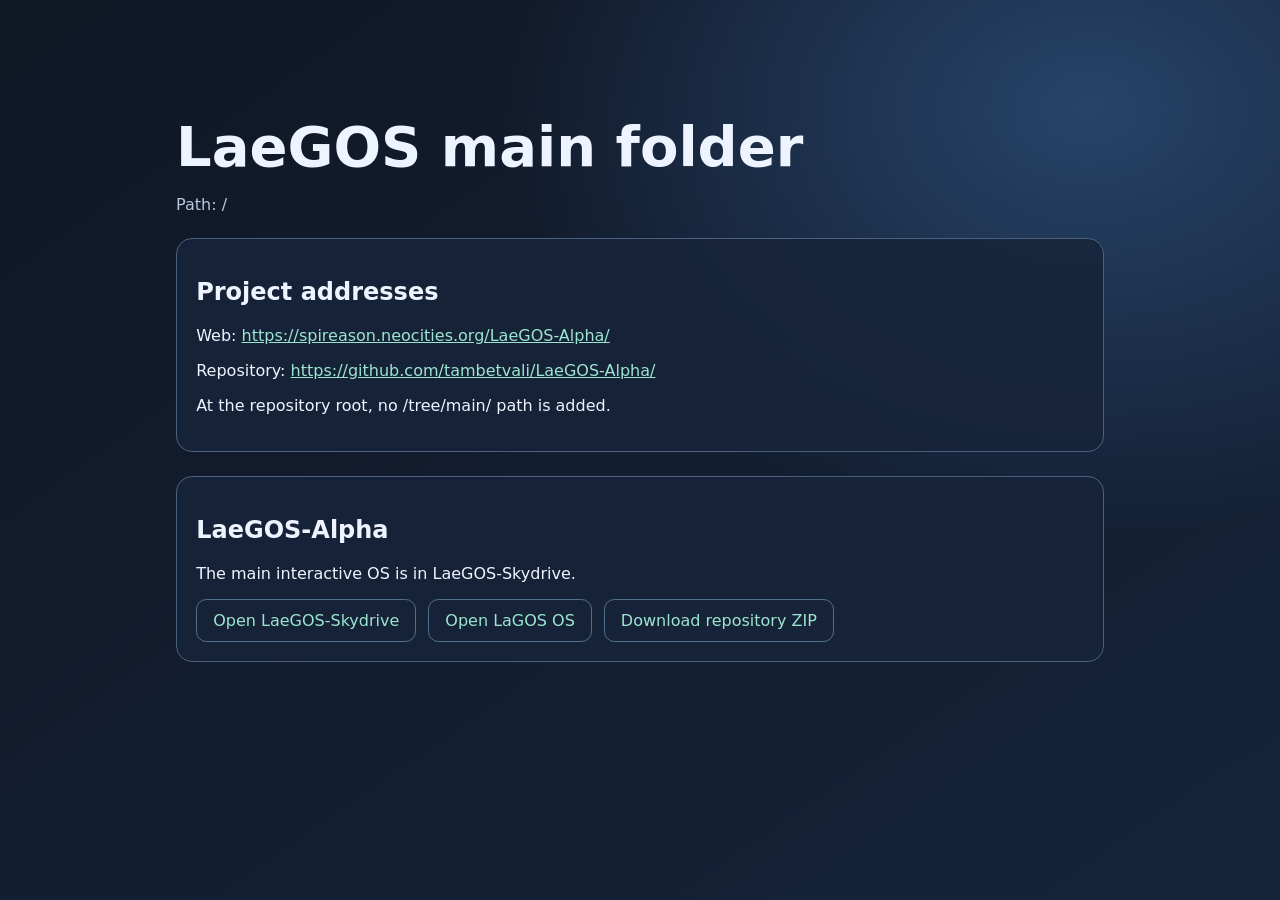
<file: index.html>
<!doctype html>
<html lang="en"
  data-website-root="https://spireason.neocities.org/LaeGOS-Alpha/"
  data-repository-root="https://github.com/tambetvali/LaeGOS-Alpha/">
<head>
  <meta charset="utf-8">
  <meta name="viewport" content="width=device-width, initial-scale=1">
  <meta name="description" content="LaeGOS-Alpha main folder and interactive OS entry point.">
  <title>LaeGOS main folder</title>
  <style>
    :root {
      color-scheme: dark;
      font-family: system-ui, sans-serif;
      background: #101725;
      color: #eef4ff;
    }

    body {
      box-sizing: border-box;
      min-height: 100vh;
      margin: 0;
      padding: clamp(1.5rem, 6vw, 5rem);
      background:
        radial-gradient(ellipse at 85% 12%, #274469 0, transparent 38%),
        linear-gradient(145deg, #101725, #15243a);
    }

    main {
      width: min(58rem, 100%);
      margin: 0 auto;
    }

    h1 { margin-bottom: .35rem; font-size: clamp(2rem, 5vw, 3.5rem); }
    a { color: #9ce5d0; }
    .path { color: #b6c8df; overflow-wrap: anywhere; }
    .card {
      margin-top: 1.5rem;
      padding: 1.2rem;
      border: 1px solid #49617e;
      border-radius: 1rem;
      background: #17243ad9;
    }
    .links { display: flex; flex-wrap: wrap; gap: .75rem; }
    .links a {
      display: inline-block;
      padding: .7rem 1rem;
      border: 1px solid #53718f;
      border-radius: .65rem;
      text-decoration: none;
    }
    .links a:hover, .links a:focus-visible { background: #253953; }
    code { overflow-wrap: anywhere; }
  </style>
</head>
<body>
  <main>
    <h1>LaeGOS main folder</h1>
    <p class="path">Path: <span id="current-path">/</span></p>

    <section class="card" aria-labelledby="addresses-title">
      <h2 id="addresses-title">Project addresses</h2>
      <p>Web: <a id="web-address" href="https://spireason.neocities.org/LaeGOS-Alpha/">https://spireason.neocities.org/LaeGOS-Alpha/</a></p>
      <p>Repository: <a id="repository-address" href="https://github.com/tambetvali/LaeGOS-Alpha/">https://github.com/tambetvali/LaeGOS-Alpha/</a></p>
      <p id="address-note">The addresses follow this page's path.</p>
    </section>

    <section class="card" aria-labelledby="contents-title">
      <h2 id="contents-title">LaeGOS-Alpha</h2>
      <p>The main interactive OS is in LaeGOS-Skydrive.</p>
      <nav class="links" aria-label="Project links">
        <a href="./LaeGOS-Skydrive/index.html">Open LaeGOS-Skydrive</a>
        <a href="./LaeGOS-Skydrive/DataCode/index.html">Open LaGOS OS</a>
        <a href="https://github.com/tambetvali/LaeGOS-Alpha/archive/refs/heads/main.zip">Download repository ZIP</a>
      </nav>
    </section>
  </main>
  <script>
    (() => {
      const websiteRootUrl = new URL(document.documentElement.dataset.websiteRoot);
      const websiteRoot = `${websiteRootUrl.href.replace(/\/+$/, "")}/`;
      const repositoryRootUrl = new URL(document.documentElement.dataset.repositoryRoot);
      const repositoryRoot = `${repositoryRootUrl.href.replace(/\/+$/, "")}/`;
      const websiteRootPath = `${websiteRootUrl.pathname.replace(/\/+$/, "")}/`;
      const pathname = window.location.pathname;
      const relativePath = pathname.startsWith(websiteRootPath)
        ? pathname.slice(websiteRootPath.length)
        : pathname.replace(/^\/+/, "");
      const segments = relativePath
        .split("/")
        .filter(Boolean)
        .filter((part) => part.toLowerCase() !== "index.html")
        .map((part) => decodeURIComponent(part));
      const path = segments.length ? `/${segments.join("/")}/` : "/";
      const webUrl = `${websiteRoot}${segments.map(encodeURIComponent).join("/")}${segments.length ? "/" : ""}`;
      const repoUrl = segments.length
        ? `${repositoryRoot}tree/main/${segments.map(encodeURIComponent).join("/")}`
        : repositoryRoot;

      document.getElementById("current-path").textContent = path;
      const webLink = document.getElementById("web-address");
      webLink.href = webUrl;
      webLink.textContent = webUrl;
      const repositoryLink = document.getElementById("repository-address");
      repositoryLink.href = repoUrl;
      repositoryLink.textContent = repoUrl;
      document.getElementById("address-note").textContent = segments.length
        ? "The repository URL adds /tree/main/ and this page's path."
        : "At the repository root, no /tree/main/ path is added.";
    })();
  </script>
</body>
</html>
</file>
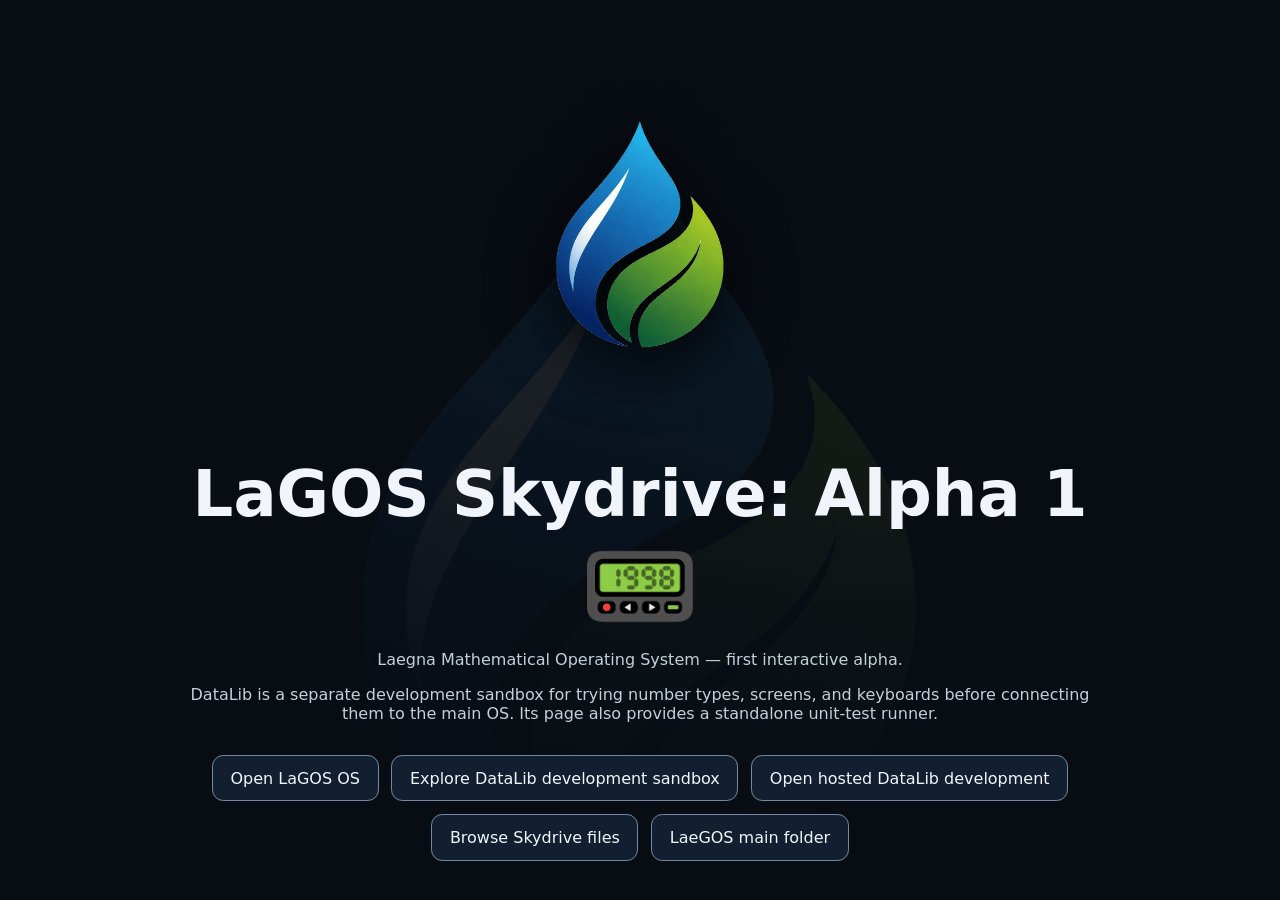
<file: LaeGOS-Skydrive/index.html>
<!doctype html>
<html lang="en">
<head>
  <meta charset="utf-8">
  <meta name="viewport" content="width=device-width, initial-scale=1">
  <meta name="description" content="LaGOS Skydrive: Alpha 1">
  <title>LaGOS Skydrive: Alpha 1</title>
  <style>
    :root {
      color-scheme: dark;
      font-family: system-ui, sans-serif;
      background: #0b1018;
      color: #f1f5fb;
    }
    * { box-sizing: border-box; }
    body {
      min-height: 100vh;
      margin: 0;
      display: grid;
      place-items: center;
      padding: 2rem;
      background:
        linear-gradient(180deg, #080d14d9, #080d14 92%),
        url("./LaGOS-Hypothetical-Logo.png") center 35% / min(78vw, 740px) auto no-repeat,
        #0b1018;
    }
    main { width: min(58rem, 100%); text-align: center; }
    .logo { width: min(14rem, 50vw); height: auto; filter: drop-shadow(0 1rem 2rem #000); }
    h1 { margin: 1rem 0 .4rem; font-size: clamp(2rem, 6vw, 4rem); }
    .text-logo { color: #b8d5eb; font-size: clamp(2.5rem, 9vw, 6rem); line-height: 1; }
    p { color: #c4cfda; }
    nav { display: flex; flex-wrap: wrap; justify-content: center; gap: .8rem; margin-top: 2rem; }
    a {
      padding: .8rem 1.1rem;
      border: 1px solid #738aa1;
      border-radius: .7rem;
      color: #f1f5fb;
      background: #152337d9;
      text-decoration: none;
    }
    a:hover, a:focus-visible { background: #243b56; }
  </style>
</head>
<body>
  <main>
    <img class="logo" src="./LaGOS-Hypothetical-Logo.png" alt="LaGOS hypothetical logo">
    <h1>LaGOS Skydrive: Alpha 1</h1>
    <div class="text-logo" aria-label="text logo">📟</div>
    <p>Laegna Mathematical Operating System — first interactive alpha.</p>
    <p>DataLib is a separate development sandbox for trying number types, screens, and keyboards before connecting them to the main OS. Its page also provides a standalone unit-test runner.</p>
    <nav aria-label="Skydrive links">
      <a href="./DataCode/index.html">Open LaGOS OS</a>
      <a href="./DataLib/index.html">Explore DataLib development sandbox</a>
      <a href="https://spireason.neocities.org/LaeGOS-Alpha/LaeGOS-Skydrive/DataLib/">Open hosted DataLib development</a>
      <a href="https://github.com/tambetvali/LaeGOS-Alpha/tree/main/LaeGOS-Skydrive">Browse Skydrive files</a>
      <a href="../index.html">LaeGOS main folder</a>
    </nav>
  </main>
</body>
</html>
</file>
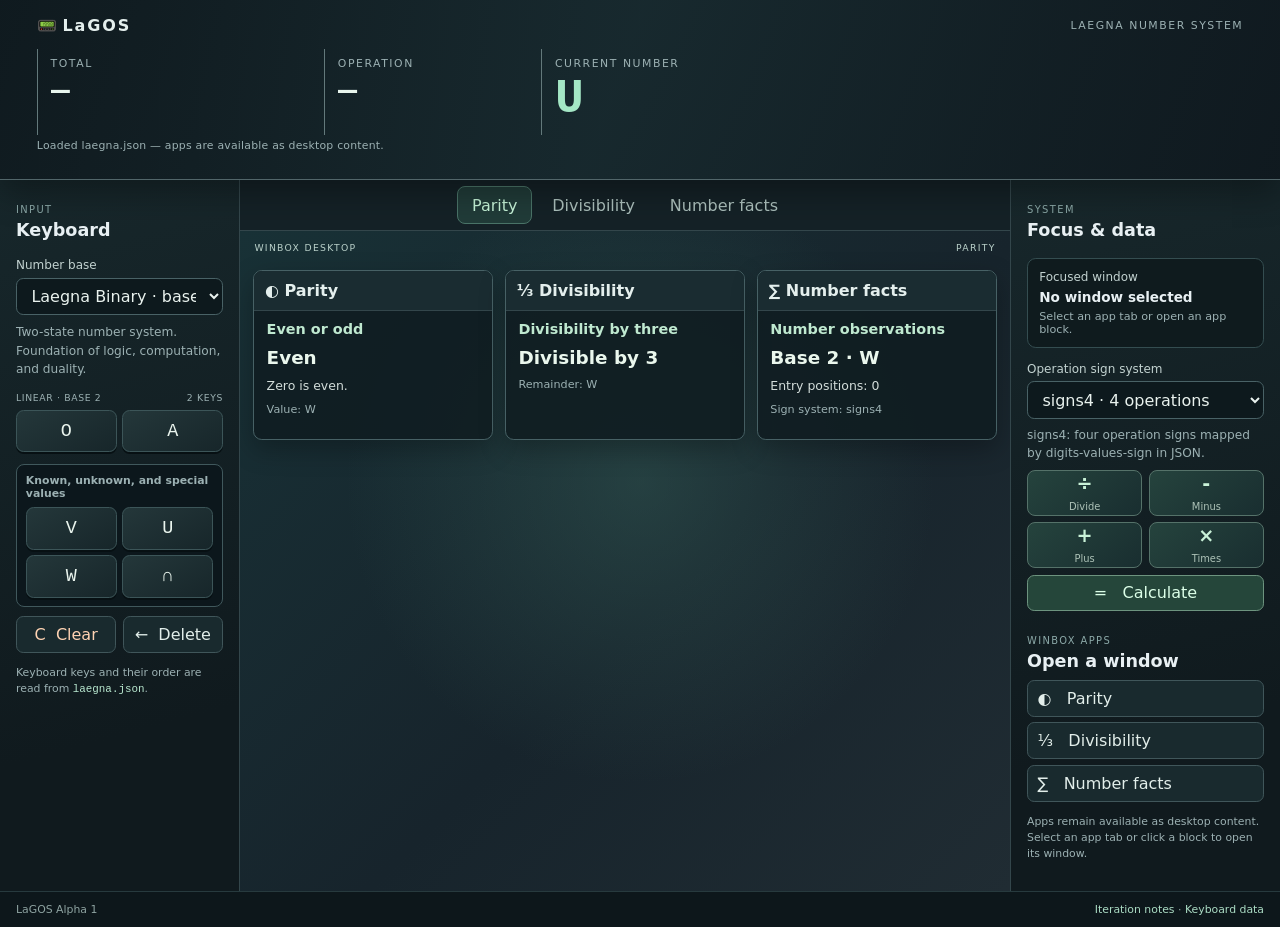
<file: LaeGOS-Skydrive/DataCode/index.html>
<!doctype html>
<html lang="en">
<head>
  <meta charset="utf-8">
  <meta name="viewport" content="width=device-width, initial-scale=1">
  <meta name="theme-color" content="#101820">
  <meta name="description" content="LaGOS interactive Laegna number-system desktop.">
  <title>LaGOS — Laegna OS Alpha</title>
  <link rel="stylesheet" href="./styles.css">
  <script src="./app.js" defer></script>
</head>
<body>
  <main class="os-shell" id="os-shell">
    <header class="top-screen" aria-label="Calculator screen">
      <div class="screen-brand">
        <a href="../index.html" aria-label="Back to LaGOS Skydrive">📟 <span>LaGOS</span></a>
        <span class="screen-caption">LAEGNA NUMBER SYSTEM</span>
      </div>
      <div class="registers">
        <div class="register total-register">
          <span class="register-label">TOTAL</span>
          <output id="total-display">—</output>
        </div>
        <div class="register operator-register">
          <span class="register-label">OPERATION</span>
          <output id="operator-display">—</output>
        </div>
        <div class="register current-register">
          <span class="register-label">CURRENT NUMBER</span>
          <output id="current-display" aria-live="polite">…</output>
        </div>
      </div>
      <p class="screen-status" id="status-message" role="status">Loading laegna.json…</p>
    </header>

    <section class="desktop" aria-label="LaGOS desktop">
      <aside class="side-panel left-panel" aria-label="Keyboard panel">
        <div class="panel-heading">
          <span class="panel-kicker">INPUT</span>
          <h2>Keyboard</h2>
        </div>
        <label class="field-label" for="base-select">Number base</label>
        <select id="base-select" disabled></select>
        <p class="base-description" id="base-description">Waiting for number-system data.</p>
        <div class="keyboard-meta">
          <span id="keyboard-layout">Linear layout</span>
          <span id="digit-count">—</span>
        </div>
        <div class="digit-keyboard" id="digit-keyboard" aria-label="Number keys"></div>
        <section class="symbol-keyboard">
          <h3>Known, unknown, and special values</h3>
          <div class="unknown-keyboard" id="unknown-keyboard" aria-label="Known, unknown, zero, and infinity keys"></div>
        </section>
        <div class="keyboard-actions">
          <button type="button" class="key-action clear-key" id="clear-key" disabled>C&nbsp; Clear</button>
          <button type="button" class="key-action" id="delete-key" disabled>←&nbsp; Delete</button>
        </div>
        <p class="key-help">Keyboard keys and their order are read from <code>laegna.json</code>.</p>
      </aside>

      <section class="center-panel" aria-label="Applications and window desktop">
        <div class="tab-strip">
          <div class="tabs" id="tabs" role="tablist" aria-label="Applications"></div>
        </div>
        <div class="center-stage" id="center-stage">
          <div class="stage-label">
            <span>WINBOX DESKTOP</span>
            <span id="active-app-name">Parity</span>
          </div>
          <div class="app-catalog" id="app-catalog" aria-label="Applications in desktop content"></div>
        </div>
      </section>

      <aside class="side-panel right-panel" aria-label="Focus and settings panel">
        <div class="panel-heading">
          <span class="panel-kicker">SYSTEM</span>
          <h2>Focus &amp; data</h2>
        </div>
        <div class="focus-card">
          <span class="field-label">Focused window</span>
          <strong id="focus-name">No window selected</strong>
          <span id="focus-group">Select an app tab or open an app block.</span>
        </div>
        <label class="field-label" for="sign-select">Operation sign system</label>
        <select id="sign-select" disabled></select>
        <p class="sign-description" id="sign-description">Operation signs are loaded from JSON.</p>
        <div class="operation-keys" id="operation-keys" aria-label="Calculator operations"></div>
        <button type="button" class="equals-key" id="equals-key" disabled>= &nbsp; Calculate</button>
        <div class="extended-signs" id="extended-signs"></div>
        <div class="app-launcher">
          <div class="launcher-heading">
            <span class="panel-kicker">WINBOX APPS</span>
            <h3>Open a window</h3>
          </div>
          <button type="button" data-open-app="parity" disabled>◐ &nbsp; Parity</button>
          <button type="button" data-open-app="divisibility" disabled>⅓ &nbsp; Divisibility</button>
          <button type="button" data-open-app="number-facts" disabled>∑ &nbsp; Number facts</button>
        </div>
        <p class="focus-help">Apps remain available as desktop content. Select an app tab or click a block to open its window.</p>
      </aside>
      <div class="window-layer" id="window-layer" aria-label="Open windows"></div>
      <div class="window-dock" id="window-dock" aria-label="Minimized windows"></div>
    </section>
    <footer class="os-footer">
      <span>LaGOS Alpha 1</span>
      <span><a href="./README.md">Iteration notes</a> · <a href="../DataRfx/laegna.json">Keyboard data</a></span>
    </footer>
  </main>
</body>
</html>
</file>
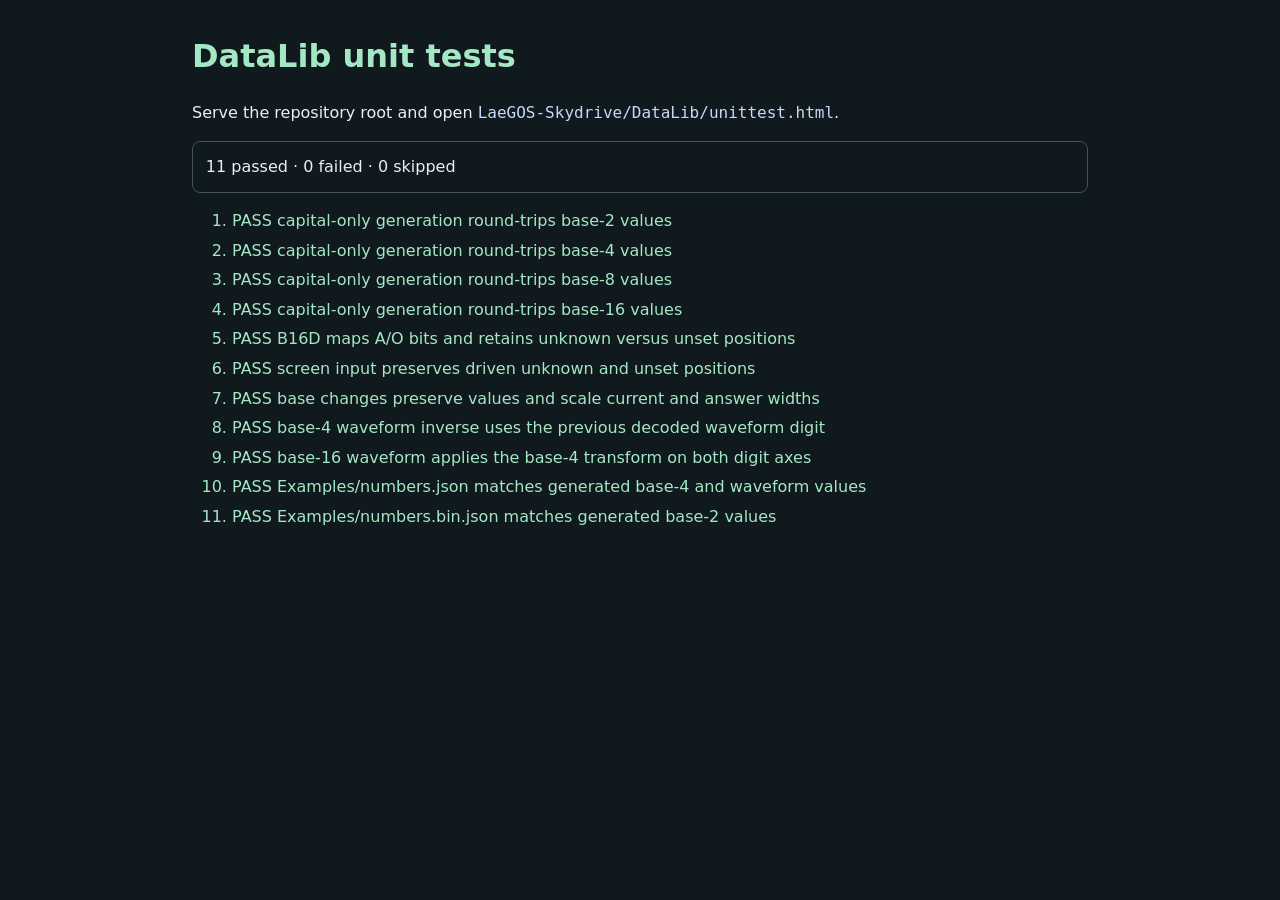
<file: LaeGOS-Skydrive/DataLib/unittest.html>
<!doctype html>
<html lang="en">
<head>
  <meta charset="utf-8">
  <meta name="viewport" content="width=device-width, initial-scale=1">
  <title>DataLib unit tests</title>
  <style>
    :root { color-scheme: dark; font: 16px/1.5 system-ui, sans-serif; background: #10191d; color: #e8f0f3; }
    body { max-width: 56rem; margin: 2rem auto; padding: 0 1rem; }
    h1 { color: #a4e7c5; }
    #summary { padding: .8rem; border: 1px solid #40565a; border-radius: .5rem; }
    #summary[data-kind="fail"] { color: #ff9a94; }
    li { margin: .35rem 0; }
    .pass { color: #a4e7c5; }
    .fail { color: #ff9a94; }
    .skip { color: #e3c88a; }
    code { color: #c6d9fc; }
  </style>
  <script type="module" src="./unittest.js"></script>
</head>
<body>
  <h1>DataLib unit tests</h1>
  <p>Serve the repository root and open <code>LaeGOS-Skydrive/DataLib/unittest.html</code>.</p>
  <p id="summary" role="status">Running tests…</p>
  <ol id="results"></ol>
</body>
</html>
</file>
<file: LaeGOS-Skydrive/DataCode/styles.css>
:root {
  color-scheme: dark;
  font-family: Inter, ui-sans-serif, system-ui, -apple-system, BlinkMacSystemFont, "Segoe UI", sans-serif;
  color: #e8f0f3;
  background: #081015;
  font-synthesis: none;
  text-rendering: optimizeLegibility;
  --line: #33464b;
  --muted: #9cb1b3;
  --mint: #a4e7c5;
  --panel: #132126;
  --panel-raised: #192b30;
  --screen-height: 180px;
}

* { box-sizing: border-box; }

body {
  min-width: 320px;
  min-height: 100vh;
  margin: 0;
  background:
    radial-gradient(ellipse at 48% -15%, #24434a 0, transparent 48%),
    #081015;
}

button, select { font: inherit; }
button, select, a { -webkit-tap-highlight-color: transparent; }
button:focus-visible, select:focus-visible, a:focus-visible, [role="tab"]:focus-visible {
  outline: 2px solid #a4e7c5;
  outline-offset: 2px;
}

.os-shell { min-height: 100vh; display: flex; flex-direction: column; }

.top-screen {
  position: relative;
  z-index: 20;
  min-height: var(--screen-height);
  padding: 1rem clamp(1rem, 3vw, 2.3rem) .7rem;
  border-bottom: 1px solid #52666a;
  background:
    linear-gradient(110deg, #101b20ed, #17282def 48%, #101a20f2),
    repeating-linear-gradient(90deg, transparent 0 39px, #ffffff08 40px);
  box-shadow: 0 .75rem 2rem #0005;
}

.screen-brand { display: flex; align-items: center; justify-content: space-between; }
.screen-brand a { color: var(--mint); font-weight: 750; text-decoration: none; }
.screen-brand a span { color: #e4efed; letter-spacing: .12em; }
.screen-caption, .register-label, .panel-kicker, .stage-label, .keyboard-meta, .screen-status {
  color: var(--muted);
  font-size: .68rem;
  letter-spacing: .14em;
  text-transform: uppercase;
}

.registers {
  display: grid;
  grid-template-columns: minmax(100px, .75fr) minmax(90px, .55fr) minmax(160px, 2fr);
  gap: clamp(.5rem, 2vw, 1.5rem);
  max-width: 92rem;
  margin: .9rem auto .25rem;
}

.register {
  min-width: 0;
  padding: .45rem .8rem .55rem;
  border-left: 1px solid #63797b;
}
.register-label { display: block; margin-bottom: .15rem; }
.register output {
  display: block;
  overflow: hidden;
  color: #e8f5ed;
  font-family: ui-monospace, "SFMono-Regular", Consolas, monospace;
  font-size: clamp(1.15rem, 3.5vw, 2rem);
  font-weight: 650;
  text-overflow: ellipsis;
  white-space: nowrap;
}
.current-register output { color: var(--mint); font-size: clamp(1.5rem, 5vw, 3rem); }
.screen-status { min-height: 1rem; margin: .15rem 0 0; letter-spacing: .02em; text-transform: none; }
.screen-status[data-kind="error"] { color: #ff9a94; }

.desktop {
  position: relative;
  isolation: isolate;
  display: grid;
  flex: 1;
  min-height: min(740px, calc(100vh - var(--screen-height) - 48px));
  grid-template-columns: minmax(190px, 240px) minmax(320px, 1fr) minmax(210px, 270px);
  overflow: hidden;
}

.side-panel {
  position: relative;
  z-index: 1;
  min-width: 0;
  padding: 1.1rem 1rem;
  overflow: auto;
  border-right: 1px solid var(--line);
  background: linear-gradient(165deg, #17272b, #101a1e 76%);
}
.right-panel { border-right: 0; border-left: 1px solid var(--line); }
.panel-heading { margin-bottom: 1.15rem; }
.panel-heading h2, .launcher-heading h3 { margin: .2rem 0 0; font-size: 1.1rem; }
.panel-kicker { color: #8ca9a8; font-size: .62rem; }

.field-label { display: block; margin: .85rem 0 .35rem; color: #c2d2d0; font-size: .75rem; }
select {
  width: 100%;
  min-height: 2.35rem;
  padding: .45rem .65rem;
  border: 1px solid #496266;
  border-radius: .45rem;
  color: #e9f2ee;
  background: #0d191d;
}
select:disabled { opacity: .65; }
.base-description, .sign-description, .key-help, .focus-help {
  color: var(--muted);
  font-size: .76rem;
  line-height: 1.5;
}
.base-description { min-height: 2.2rem; margin: .5rem 0 .4rem; }
.keyboard-meta { display: flex; justify-content: space-between; gap: .4rem; margin: .85rem 0 .45rem; font-size: .58rem; letter-spacing: .07em; }
.digit-keyboard {
  display: flex;
  flex-wrap: wrap;
  gap: .35rem;
  align-content: flex-start;
}
.digit-key {
  flex: 1 0 2.5rem;
  min-width: 2.4rem;
  min-height: 2.65rem;
  border: 1px solid #3c5558;
  border-radius: .48rem;
  color: #eaf5ee;
  background: linear-gradient(150deg, #24373a, #17262a);
  box-shadow: 0 2px 0 #071013;
  cursor: pointer;
  font-family: ui-monospace, "SFMono-Regular", Consolas, monospace;
  font-size: 1.15rem;
}
.digit-key:hover { border-color: #9bd8bd; background: #2a4544; }
.digit-key:active, .key-action:active { transform: translateY(1px); }
.digit-key:disabled, .key-action:disabled, .app-launcher button:disabled { opacity: .45; cursor: not-allowed; }
.symbol-keyboard {
  display: grid;
  gap: .45rem;
  margin-top: .75rem;
  padding: .55rem;
  border: 1px solid #40585c;
  border-radius: .5rem;
  background: #0c171c;
}
.symbol-keyboard h3 { margin: 0; color: var(--muted); font-size: .68rem; }
.unknown-keyboard { display: grid; }
.symbol-key-grid { display: grid; grid-template-columns: repeat(2, minmax(2.4rem, 1fr)); gap: .35rem; }
.symbol-key-grid .digit-key { min-width: 0; }
.keyboard-actions { display: grid; grid-template-columns: 1fr 1fr; gap: .4rem; margin-top: .55rem; }
.key-action, .app-launcher button {
  min-height: 2.3rem;
  border: 1px solid #40565a;
  border-radius: .45rem;
  color: #e2eeea;
  background: #192a2e;
  cursor: pointer;
}
.clear-key { color: #ffd3b3; }
.key-help { margin-top: .75rem; font-size: .68rem; }
.key-help code { color: #b9e8d0; }

.center-panel {
  position: relative;
  z-index: 0;
  display: flex;
  min-width: 0;
  min-height: 0;
  flex-direction: column;
}
.tab-strip {
  position: relative;
  z-index: 2;
  display: flex;
  min-height: 3.2rem;
  align-items: center;
  justify-content: center;
  gap: .8rem;
  padding: .35rem .7rem;
  border-bottom: 1px solid var(--line);
  background: #142126;
}
.tabs { display: flex; flex-wrap: wrap; justify-content: center; gap: .35rem; }
.app-tab {
  padding: .55rem .85rem;
  border: 1px solid transparent;
  border-radius: .5rem;
  color: #adc1bd;
  background: transparent;
  cursor: pointer;
}
.app-tab[aria-selected="true"] { border-color: #4a7468; color: #c7f5d9; background: #203b38; }

.center-stage {
  position: relative;
  flex: 1;
  min-height: 34rem;
  overflow: hidden;
  background-color: #15282b;
  background-image:
    radial-gradient(ellipse at 52% 38%, #37615a70, transparent 52%),
    linear-gradient(135deg, #183136, #17242c 55%, #202c33);
  transition: background .25s ease;
}
.stage-label {
  position: absolute;
  z-index: 1;
  top: .7rem;
  right: .9rem;
  left: .9rem;
  display: flex;
  justify-content: space-between;
  color: #bad1ca;
  font-size: .58rem;
  pointer-events: none;
}
.app-catalog {
  display: grid;
  grid-template-columns: repeat(auto-fit, minmax(min(100%, 220px), 1fr));
  gap: .7rem;
  padding: 2.4rem .8rem 3.8rem;
}
.app-block {
  min-width: 0;
  overflow: hidden;
  border: 1px solid #476165;
  border-radius: .55rem;
  background: #101d22e8;
  box-shadow: 0 .6rem 1.6rem #0004;
  cursor: pointer;
}
.app-block-title {
  width: 100%;
  min-height: 2.5rem;
  padding: .5rem .7rem;
  border: 0;
  border-bottom: 1px solid var(--line);
  color: #e4efed;
  background: #1a2c31;
  text-align: left;
  font-weight: 700;
  cursor: pointer;
}
.app-block-title:hover { color: var(--mint); background: #243b3d; }
.app-content-slot { min-height: 8rem; }
.app-content { padding: .65rem .8rem .8rem; }
.app-content h3 { margin: 0 0 .45rem; color: #bfe9d0; font-size: .9rem; }
.app-content p { margin: .35rem 0; color: #d3ddda; font-size: .78rem; line-height: 1.5; }
.app-content .fact-value { color: #eaf7ed; font-size: 1.15rem; font-weight: 700; }
.app-content .subtle { color: var(--muted); font-size: .7rem; }
.app-block-placeholder { margin: .7rem; color: var(--muted); font-size: .75rem; }
.window-layer {
  position: absolute;
  z-index: 3;
  inset: 0;
  pointer-events: none;
}
.winbox-window {
  position: absolute;
  display: flex;
  width: min(340px, 76vw);
  min-width: 230px;
  min-height: 185px;
  max-width: calc(100% - 8px);
  max-height: calc(100% - 52px);
  flex-direction: column;
  overflow: auto;
  resize: both;
  border: 1px solid #a0bbb6;
  border-radius: .6rem;
  color: #e8f0ed;
  background: #101c20ed;
  box-shadow: 0 14px 36px #0008, 0 2px 0 #b5d4cb inset;
  pointer-events: auto;
}
.winbox-window[hidden] { display: none; }
.window-titlebar {
  display: flex;
  min-height: 2.3rem;
  align-items: center;
  justify-content: space-between;
  gap: .6rem;
  padding: .35rem .45rem .35rem .75rem;
  border-bottom: 1px solid #46595a;
  background: linear-gradient(90deg, #243a3b, #1b2c31);
  cursor: grab;
  touch-action: none;
  user-select: none;
}
.window-titlebar:active { cursor: grabbing; }
.window-title { overflow: hidden; font-size: .78rem; font-weight: 700; text-overflow: ellipsis; white-space: nowrap; }
.window-controls { display: flex; flex-shrink: 0; gap: .25rem; }
.window-controls button {
  width: 1.55rem;
  height: 1.55rem;
  padding: 0;
  border: 1px solid #617575;
  border-radius: .32rem;
  color: #f3f5ef;
  background: #243639;
  cursor: pointer;
}
.window-controls .close-window { border-color: #a85b56; color: #ffc2b6; background: #653632; }
.window-body { padding: .85rem 1rem 1rem; overflow: auto; }
.window-body h3 { margin: 0 0 .6rem; color: #bfe9d0; font-size: .95rem; }
.window-body p { margin: .35rem 0; color: #d3ddda; font-size: .84rem; line-height: 1.55; }
.window-body .fact-value { color: #eaf7ed; font-size: 1.3rem; font-weight: 700; }
.window-body .subtle { color: var(--muted); font-size: .72rem; }
.window-dock {
  position: absolute;
  z-index: 12;
  right: .65rem;
  bottom: .6rem;
  left: .65rem;
  display: flex;
  flex-wrap: wrap;
  gap: .35rem;
  pointer-events: none;
}
.dock-item {
  padding: .42rem .65rem;
  border: 1px solid #7b9b8e;
  border-radius: .45rem;
  color: #e8f4ec;
  background: #13201fed;
  cursor: pointer;
  pointer-events: auto;
  font-size: .72rem;
}

.focus-card {
  display: grid;
  gap: .3rem;
  padding: .7rem;
  border: 1px solid #344d50;
  border-radius: .55rem;
  background: #0f1b1e;
}
.focus-card .field-label { margin: 0; }
.focus-card strong { font-size: .85rem; }
.focus-card > span:last-child { color: var(--muted); font-size: .7rem; }
.sign-description { min-height: 2rem; margin: .45rem 0; }
.operation-keys { display: grid; grid-template-columns: 1fr 1fr; gap: .4rem; }
.operation-key {
  min-height: 2.6rem;
  border: 1px solid #557269;
  border-radius: .5rem;
  color: #c9f2d8;
  background: linear-gradient(140deg, #25433d, #192e30);
  cursor: pointer;
}
.operation-key:hover { border-color: #b5e8c8; }
.operation-key[aria-pressed="true"] { border-color: #c2efd0; box-shadow: 0 0 0 1px #90d4a9 inset; }
.operation-key span { display: block; font-size: 1.2rem; font-weight: 700; }
.operation-key small { color: #adc2b7; font-size: .62rem; }
.equals-key {
  width: 100%;
  min-height: 2.3rem;
  margin-top: .4rem;
  border: 1px solid #6d947f;
  border-radius: .45rem;
  color: #dcffe8;
  background: #25463a;
  cursor: pointer;
}
.equals-key:hover { background: #315a47; }
.extended-signs { display: flex; flex-wrap: wrap; gap: .3rem; margin-top: .55rem; }
.extended-signs:empty { display: none; }
.sign-chip {
  padding: .22rem .4rem;
  border: 1px solid #465a5b;
  border-radius: .3rem;
  color: #becac6;
  background: #142126;
  font-size: .72rem;
}
.app-launcher { margin-top: 1.1rem; }
.launcher-heading { margin: .4rem 0 .55rem; }
.app-launcher button { display: block; width: 100%; margin-top: .35rem; text-align: left; padding: .35rem .6rem; }
.focus-help { margin-top: .75rem; font-size: .68rem; }

.os-footer {
  display: flex;
  justify-content: space-between;
  gap: 1rem;
  padding: .7rem 1rem;
  border-top: 1px solid #273a3e;
  color: #8fa4a2;
  background: #0d171b;
  font-size: .68rem;
}
.os-footer a { color: #abdcc4; text-decoration: none; }

@media (max-width: 900px) {
  .desktop { grid-template-columns: minmax(165px, 205px) minmax(300px, 1fr); }
  .right-panel {
    grid-column: 1 / -1;
    display: grid;
    grid-template-columns: repeat(2, minmax(0, 1fr));
    gap: .5rem 1rem;
    border-top: 1px solid var(--line);
    border-left: 0;
  }
  .right-panel .panel-heading, .right-panel .app-launcher { grid-column: 1 / -1; }
  .focus-help { align-self: end; }
  .desktop { overflow: visible; }
  .window-layer { overflow: hidden; }
}

@media (max-width: 620px) {
  :root { --screen-height: 160px; }
  .top-screen { padding-inline: .8rem; }
  .screen-caption { font-size: .52rem; }
  .registers { grid-template-columns: minmax(58px, .6fr) minmax(62px, .55fr) minmax(110px, 1.7fr); gap: .25rem; }
  .register { padding-inline: .35rem; }
  .register-label { font-size: .52rem; letter-spacing: .08em; }
  .desktop { grid-template-columns: minmax(0, 1fr); }
  .left-panel, .right-panel { grid-column: 1; }
  .left-panel { border-right: 0; border-bottom: 1px solid var(--line); }
  .right-panel { grid-template-columns: 1fr; }
  .right-panel .panel-heading, .right-panel .app-launcher { grid-column: auto; }
  .center-panel { min-height: 580px; }
  .center-stage { min-height: 32rem; }
  .tab-strip { justify-content: space-between; }
  .app-tab { padding-inline: .5rem; font-size: .75rem; }
  .winbox-window { width: min(310px, calc(100% - 12px)); }
  .os-footer { font-size: .61rem; }
}
</file>
